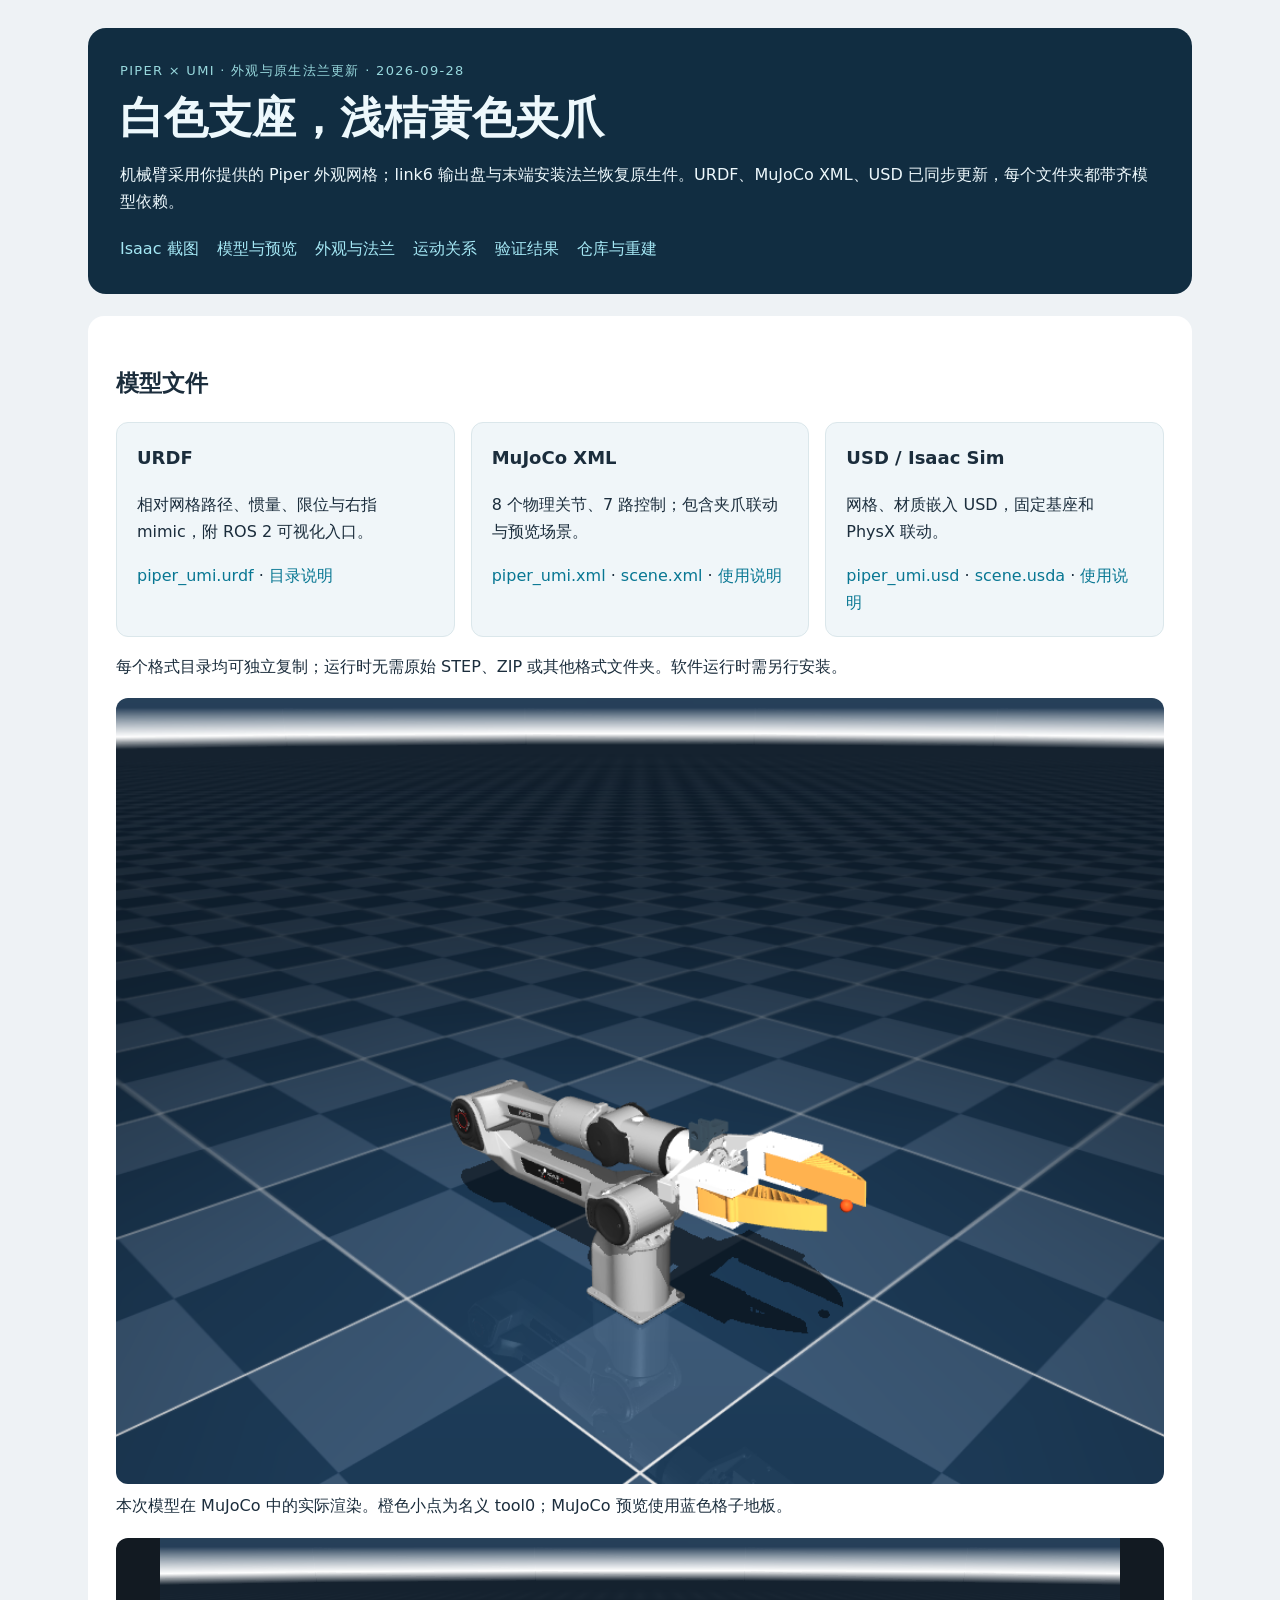
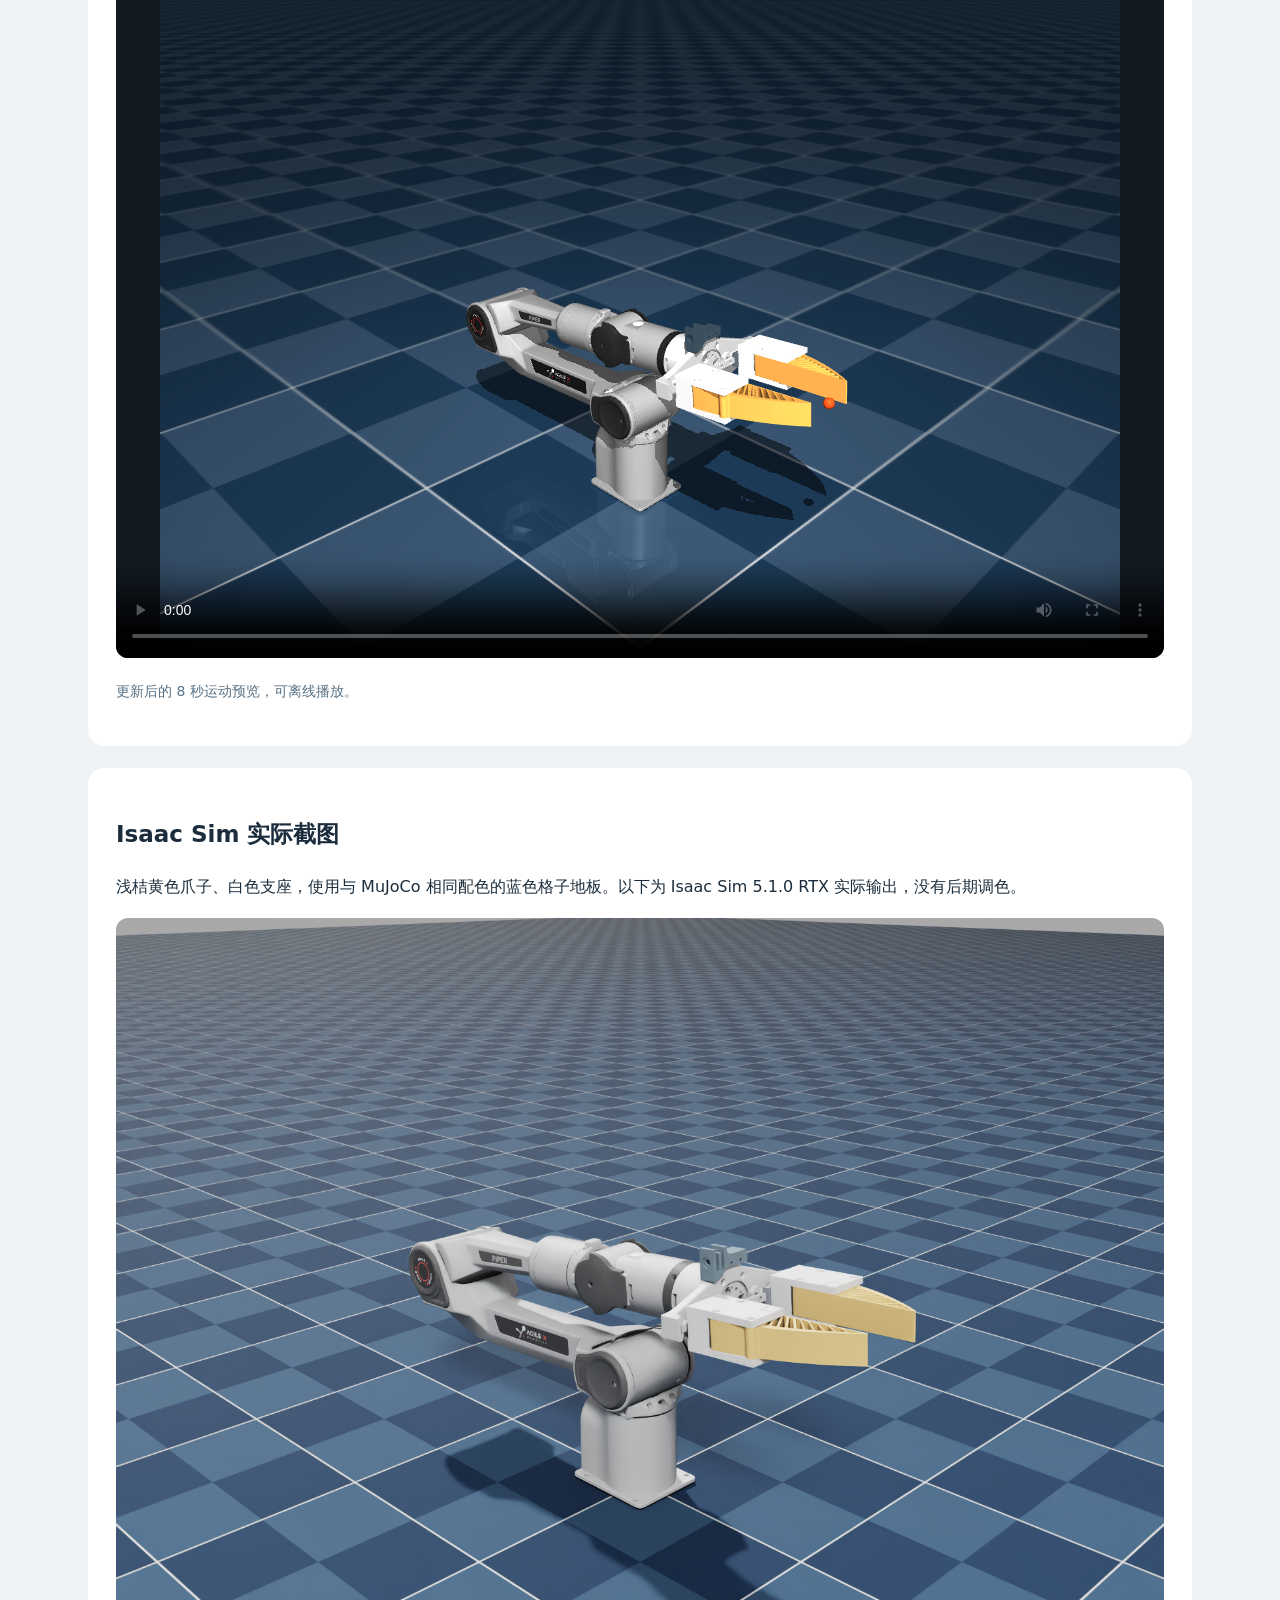
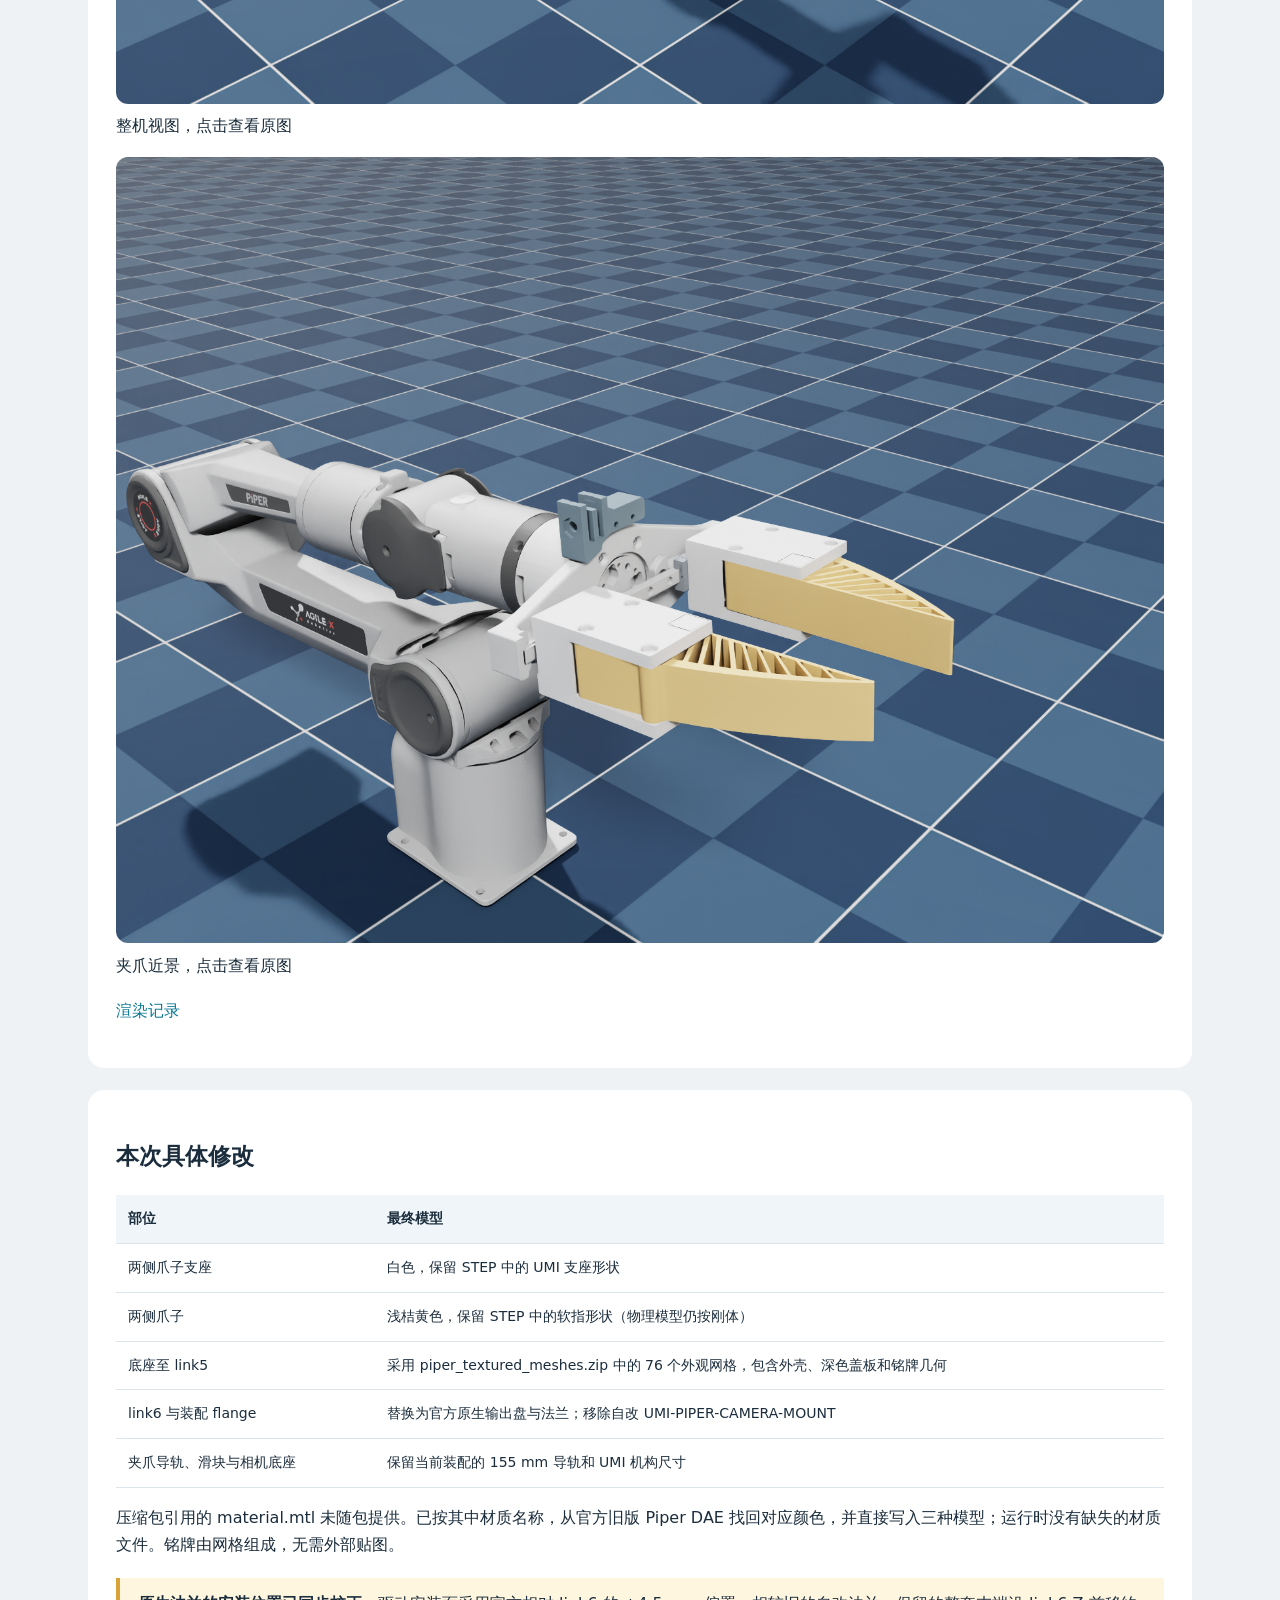
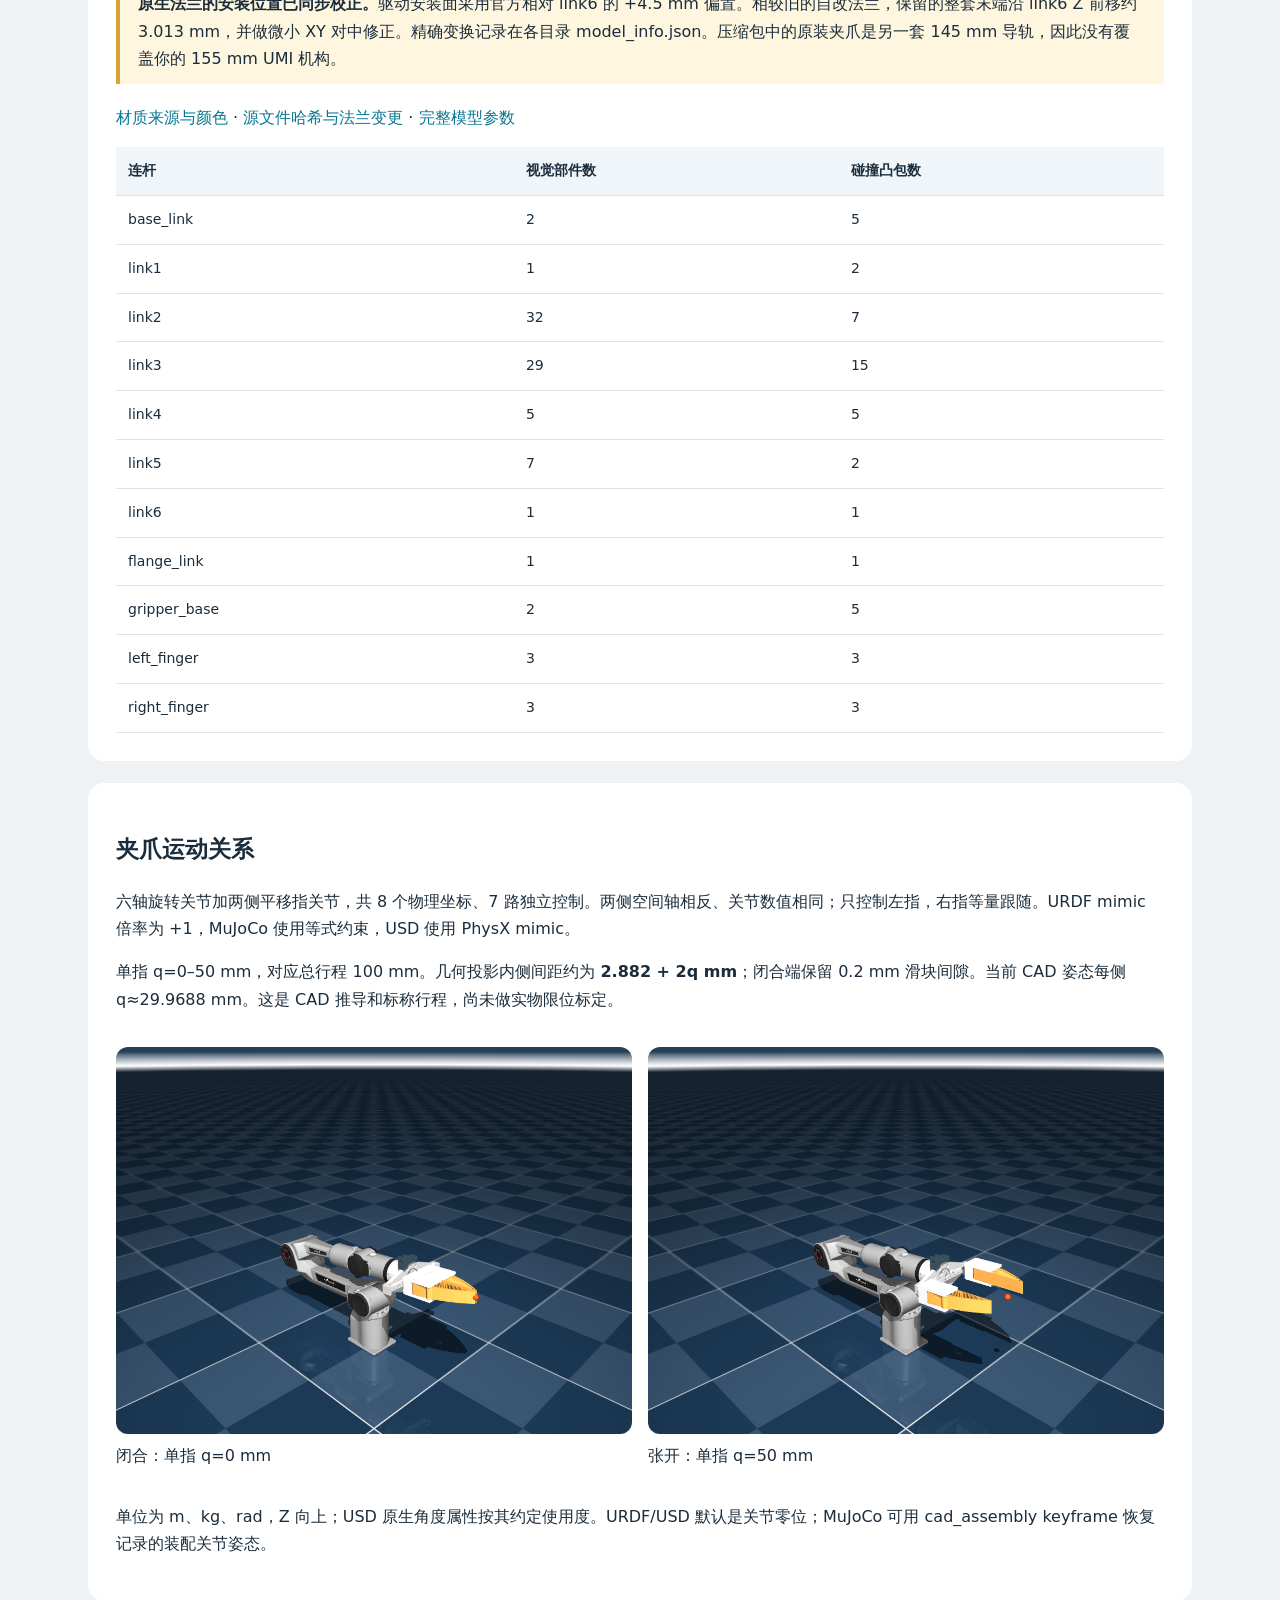
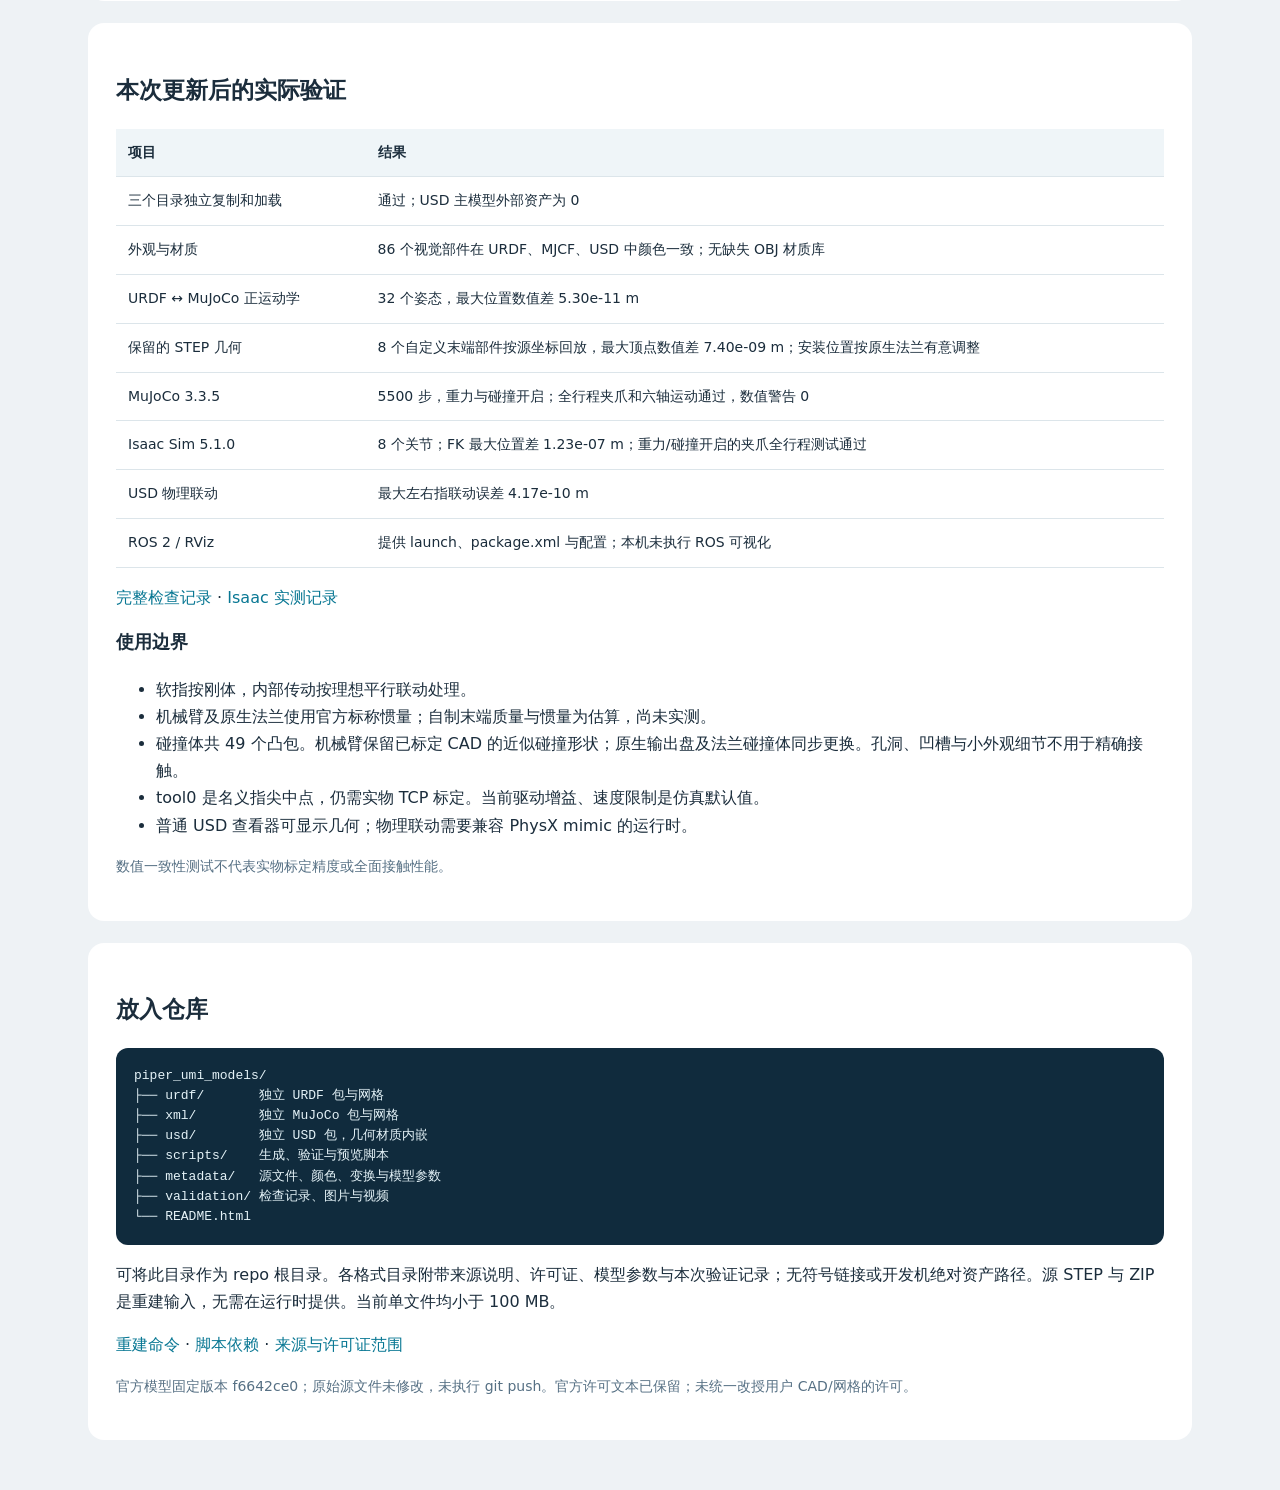
<file: model/piper_umi_models/README.html>
<!doctype html><html lang="zh-CN"><meta charset="utf-8"><meta name="viewport" content="width=device-width,initial-scale=1"><title>Piper + UMI · 模型交付</title><style>
:root{font-family:system-ui,-apple-system,"Noto Sans CJK SC",sans-serif;color:#1b2d3c;background:#eef2f5;line-height:1.7}*{box-sizing:border-box}body{max-width:1160px;padding:28px;margin:auto}header{background:#112d41;color:#edf8fc;border-radius:18px;padding:32px}h1{font-size:clamp(28px,4vw,44px);line-height:1.2;margin:10px 0}h2{font-size:23px}h3{font-size:18px;margin-top:0}nav{display:flex;gap:18px;flex-wrap:wrap;margin-top:20px}header a{color:#a5e8f5}a{color:#087793;text-decoration:none}section{background:white;padding:28px;border-radius:16px;margin:22px 0}.cards{display:grid;grid-template-columns:repeat(3,1fr);gap:16px}.card{padding:20px;background:#f0f6f9;border-radius:12px;border:1px solid #dbe7eb}.badge{font-size:13px;letter-spacing:.1em;color:#98d8dd}.muted{color:#567084;font-size:14px}.note{border-left:4px solid #d9a337;padding:12px 18px;background:#fff6df;margin:20px 0}img,video{width:100%;border-radius:12px}video{max-height:720px;background:#121a22}figure{margin:18px 0}.pair{display:grid;grid-template-columns:1fr 1fr;gap:16px}table{border-collapse:collapse;width:100%;font-size:14px}th,td{padding:12px;text-align:left;border-bottom:1px solid #dce5ea}th{background:#eff5f8}code{font-size:.92em;background:#edf3f6;padding:2px 5px;border-radius:5px}pre{padding:18px;background:#102b3d;color:#e5f3f8;overflow:auto;border-radius:12px;line-height:1.55}.scroll{overflow:auto}small{font-size:13px}@media(max-width:720px){body{padding:12px}header,section{padding:20px}.cards,.pair{grid-template-columns:1fr}td,th{padding:9px}}
</style><header><div class="badge">PIPER × UMI · 外观与原生法兰更新 · 2026-09-28</div><h1>白色支座，浅桔黄色夹爪</h1><p>机械臂采用你提供的 Piper 外观网格；link6 输出盘与末端安装法兰恢复原生件。URDF、MuJoCo XML、USD 已同步更新，每个文件夹都带齐模型依赖。</p><nav><a href="#isaac-views">Isaac 截图</a><a href="#files">模型与预览</a><a href="#appearance">外观与法兰</a><a href="#motion">运动关系</a><a href="#checks">验证结果</a><a href="#repo">仓库与重建</a></nav></header>
<section id="files"><h2>模型文件</h2><div class="cards"><div class="card"><h3>URDF</h3><p>相对网格路径、惯量、限位与右指 mimic，附 ROS 2 可视化入口。</p><a href="urdf/piper_umi.urdf">piper_umi.urdf</a> · <a href="urdf/README.md">目录说明</a></div><div class="card"><h3>MuJoCo XML</h3><p>8 个物理关节、7 路控制；包含夹爪联动与预览场景。</p><a href="xml/piper_umi.xml">piper_umi.xml</a> · <a href="xml/scene.xml">scene.xml</a> · <a href="xml/README.md">使用说明</a></div><div class="card"><h3>USD / Isaac Sim</h3><p>网格、材质嵌入 USD，固定基座和 PhysX 联动。</p><a href="usd/piper_umi.usd">piper_umi.usd</a> · <a href="usd/scene.usda">scene.usda</a> · <a href="usd/README.md">使用说明</a></div></div><p>每个格式目录均可独立复制；运行时无需原始 STEP、ZIP 或其他格式文件夹。软件运行时需另行安装。</p><figure><img src="validation/cad_pose.png" alt="更新后的白色支座与浅桔黄色夹爪"><figcaption>本次模型在 MuJoCo 中的实际渲染。橙色小点为名义 tool0；MuJoCo 预览使用蓝色格子地板。</figcaption></figure><video controls preload="metadata" poster="validation/cad_pose.png"><source src="validation/motion_preview.mp4" type="video/mp4"></video><p class="muted">更新后的 8 秒运动预览，可离线播放。</p></section>
<section id="isaac-views"><h2>Isaac Sim 实际截图</h2><p>浅桔黄色爪子、白色支座，使用与 MuJoCo 相同配色的蓝色格子地板。以下为 Isaac Sim 5.1.0 RTX 实际输出，没有后期调色。</p><figure><a href="validation/isaac_sim_overview.png"><img src="validation/isaac_sim_overview.png" alt="Isaac Sim 整机截图"></a><figcaption>整机视图，点击查看原图</figcaption></figure><figure><a href="validation/isaac_sim_gripper.png"><img src="validation/isaac_sim_gripper.png" alt="Isaac Sim 夹爪近景"></a><figcaption>夹爪近景，点击查看原图</figcaption></figure><p><a href="validation/isaac_render.json">渲染记录</a></p></section><section id="appearance"><h2>本次具体修改</h2><div class="scroll"><table><thead><tr><th>部位</th><th>最终模型</th></tr></thead><tbody><tr><td>两侧爪子支座</td><td>白色，保留 STEP 中的 UMI 支座形状</td></tr><tr><td>两侧爪子</td><td>浅桔黄色，保留 STEP 中的软指形状（物理模型仍按刚体）</td></tr><tr><td>底座至 link5</td><td>采用 piper_textured_meshes.zip 中的 76 个外观网格，包含外壳、深色盖板和铭牌几何</td></tr><tr><td>link6 与装配 flange</td><td>替换为官方原生输出盘与法兰；移除自改 UMI-PIPER-CAMERA-MOUNT</td></tr><tr><td>夹爪导轨、滑块与相机底座</td><td>保留当前装配的 155 mm 导轨和 UMI 机构尺寸</td></tr></tbody></table></div><p>压缩包引用的 material.mtl 未随包提供。已按其中材质名称，从官方旧版 Piper DAE 找回对应颜色，并直接写入三种模型；运行时没有缺失的材质文件。铭牌由网格组成，无需外部贴图。</p><div class="note"><strong>原生法兰的安装位置已同步校正。</strong>驱动安装面采用官方相对 link6 的 +4.5 mm 偏置。相较旧的自改法兰，保留的整套末端沿 link6 Z 前移约 3.013 mm，并做微小 XY 对中修正。精确变换记录在各目录 model_info.json。压缩包中的原装夹爪是另一套 145 mm 导轨，因此没有覆盖你的 155 mm UMI 机构。</div><p><a href="metadata/textured_materials.json">材质来源与颜色</a> · <a href="metadata/source_manifest.json">源文件哈希与法兰变更</a> · <a href="metadata/model_spec.json">完整模型参数</a></p><div class="scroll"><table><thead><tr><th>连杆</th><th>视觉部件数</th><th>碰撞凸包数</th></tr></thead><tbody><tr><td>base_link</td><td>2</td><td>5</td></tr><tr><td>link1</td><td>1</td><td>2</td></tr><tr><td>link2</td><td>32</td><td>7</td></tr><tr><td>link3</td><td>29</td><td>15</td></tr><tr><td>link4</td><td>5</td><td>5</td></tr><tr><td>link5</td><td>7</td><td>2</td></tr><tr><td>link6</td><td>1</td><td>1</td></tr><tr><td>flange_link</td><td>1</td><td>1</td></tr><tr><td>gripper_base</td><td>2</td><td>5</td></tr><tr><td>left_finger</td><td>3</td><td>3</td></tr><tr><td>right_finger</td><td>3</td><td>3</td></tr></tbody></table></div></section>
<section id="motion"><h2>夹爪运动关系</h2><p>六轴旋转关节加两侧平移指关节，共 8 个物理坐标、7 路独立控制。两侧空间轴相反、关节数值相同；只控制左指，右指等量跟随。URDF mimic 倍率为 +1，MuJoCo 使用等式约束，USD 使用 PhysX mimic。</p><p>单指 q=0–50 mm，对应总行程 100 mm。几何投影内侧间距约为 <strong>2.882 + 2q mm</strong>；闭合端保留 0.2 mm 滑块间隙。当前 CAD 姿态每侧 q≈29.9688 mm。这是 CAD 推导和标称行程，尚未做实物限位标定。</p><div class="pair"><figure><img src="validation/gripper_closed.png" alt="更新模型闭合"><figcaption>闭合：单指 q=0 mm</figcaption></figure><figure><img src="validation/gripper_open.png" alt="更新模型张开"><figcaption>张开：单指 q=50 mm</figcaption></figure></div><p>单位为 m、kg、rad，Z 向上；USD 原生角度属性按其约定使用度。URDF/USD 默认是关节零位；MuJoCo 可用 cad_assembly keyframe 恢复记录的装配关节姿态。</p></section>
<section id="checks"><h2>本次更新后的实际验证</h2><div class="scroll"><table><thead><tr><th>项目</th><th>结果</th></tr></thead><tbody><tr><td>三个目录独立复制和加载</td><td>通过；USD 主模型外部资产为 0</td></tr><tr><td>外观与材质</td><td>86 个视觉部件在 URDF、MJCF、USD 中颜色一致；无缺失 OBJ 材质库</td></tr><tr><td>URDF ↔ MuJoCo 正运动学</td><td>32 个姿态，最大位置数值差 5.30e-11 m</td></tr><tr><td>保留的 STEP 几何</td><td>8 个自定义末端部件按源坐标回放，最大顶点数值差 7.40e-09 m；安装位置按原生法兰有意调整</td></tr><tr><td>MuJoCo 3.3.5</td><td>5500 步，重力与碰撞开启；全行程夹爪和六轴运动通过，数值警告 0</td></tr><tr><td>Isaac Sim 5.1.0</td><td>8 个关节；FK 最大位置差 1.23e-07 m；重力/碰撞开启的夹爪全行程测试通过</td></tr><tr><td>USD 物理联动</td><td>最大左右指联动误差 4.17e-10 m</td></tr><tr><td>ROS 2 / RViz</td><td>提供 launch、package.xml 与配置；本机未执行 ROS 可视化</td></tr></tbody></table></div><p><a href="validation/checks.json">完整检查记录</a> · <a href="validation/isaac_sim.json">Isaac 实测记录</a></p><h3>使用边界</h3><ul><li>软指按刚体，内部传动按理想平行联动处理。</li><li>机械臂及原生法兰使用官方标称惯量；自制末端质量与惯量为估算，尚未实测。</li><li>碰撞体共 49 个凸包。机械臂保留已标定 CAD 的近似碰撞形状；原生输出盘及法兰碰撞体同步更换。孔洞、凹槽与小外观细节不用于精确接触。</li><li>tool0 是名义指尖中点，仍需实物 TCP 标定。当前驱动增益、速度限制是仿真默认值。</li><li>普通 USD 查看器可显示几何；物理联动需要兼容 PhysX mimic 的运行时。</li></ul><p class="muted">数值一致性测试不代表实物标定精度或全面接触性能。</p></section>
<section id="repo"><h2>放入仓库</h2><pre>piper_umi_models/
├── urdf/       独立 URDF 包与网格
├── xml/        独立 MuJoCo 包与网格
├── usd/        独立 USD 包，几何材质内嵌
├── scripts/    生成、验证与预览脚本
├── metadata/   源文件、颜色、变换与模型参数
├── validation/ 检查记录、图片与视频
└── README.html</pre><p>可将此目录作为 repo 根目录。各格式目录附带来源说明、许可证、模型参数与本次验证记录；无符号链接或开发机绝对资产路径。源 STEP 与 ZIP 是重建输入，无需在运行时提供。当前单文件均小于 100 MB。</p><p><a href="README.md">重建命令</a> · <a href="scripts/requirements.txt">脚本依赖</a> · <a href="THIRD_PARTY_NOTICES.md">来源与许可证范围</a></p><p class="muted">官方模型固定版本 f6642ce0；原始源文件未修改，未执行 git push。官方许可文本已保留；未统一改授用户 CAD/网格的许可。</p></section></html>
</file>
